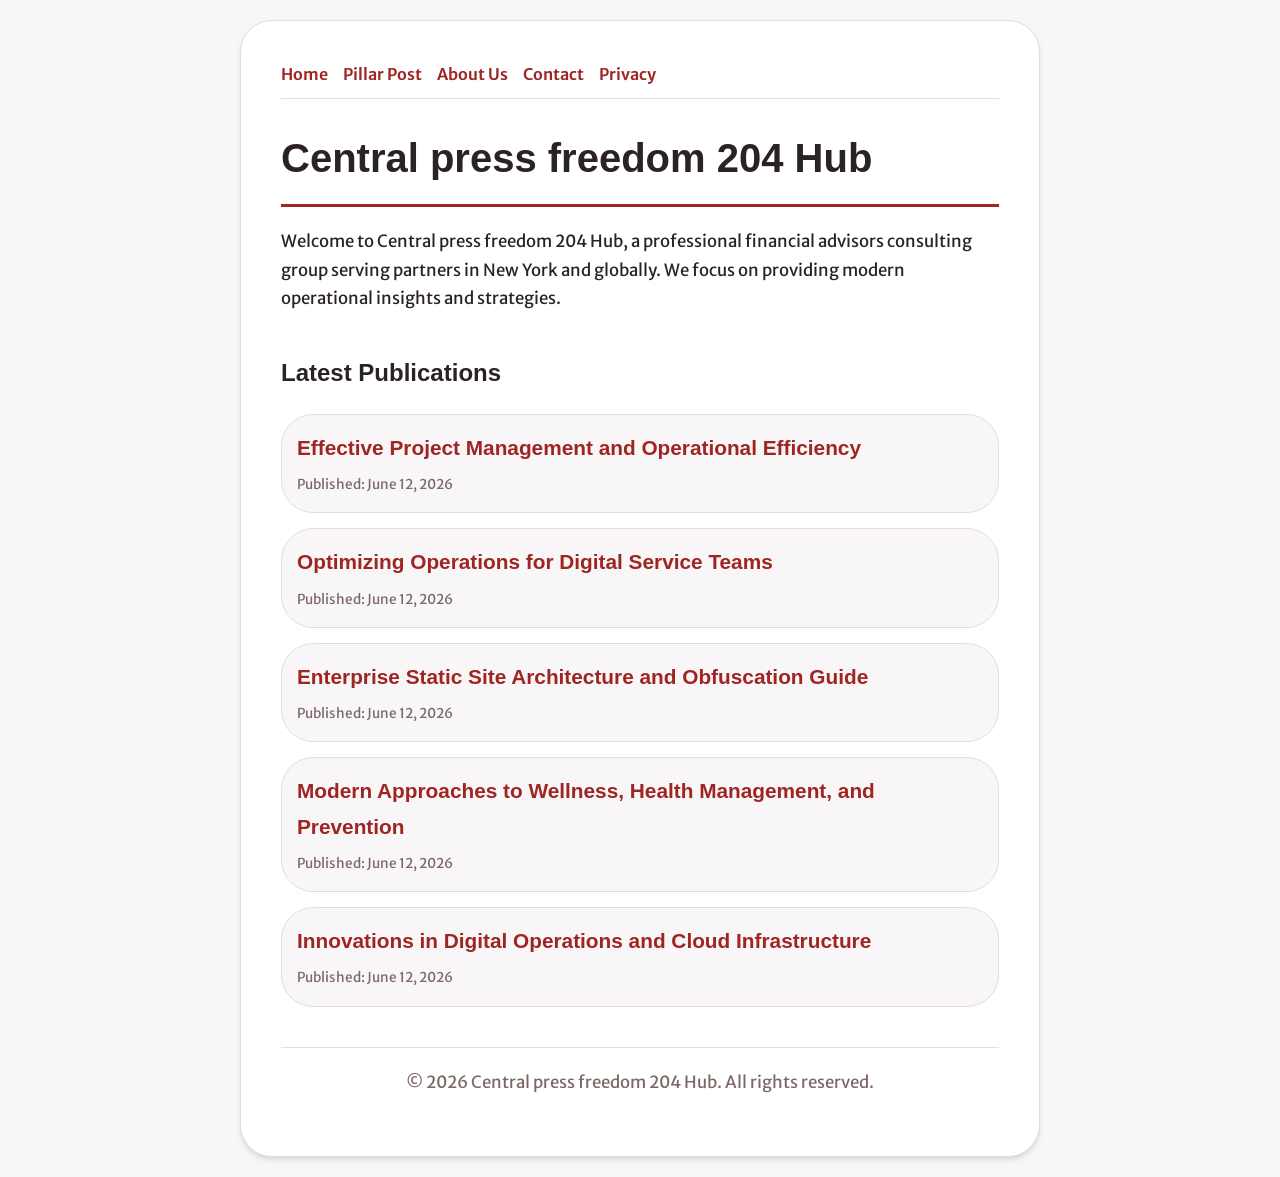
<file: index.html>
<!DOCTYPE html>
<html lang="en">
<head>
    <meta charset="UTF-8">
    <meta name="viewport" content="width=device-width, initial-scale=1.0">
    <title>Central press freedom 204 Hub | Financial Advisors - New York</title>
    <meta name="description" content="Welcome to Central press freedom 204 Hub, a professional financial advisors consulting group serving partners in New York and globally. We focus on providing modern operational insights and strategies.">
    <meta name="geo.region" content="US-NY" />
    <meta name="geo.placename" content="New York" />
    <meta name="geo.position" content="40.7128;-74.006" />
    <meta name="ICBM" content="40.7128, -74.006" />
    <link rel="stylesheet" href="style.css">
    <script type="application/ld+json">
{
  "@context": "https://schema.org",
  "@type": "LocalBusiness",
  "name": "Central press freedom 204 Hub",
  "url": "https://central-press-freedom-204.github.io",
  "telephone": "+1-212-555-0166",
  "address": {
    "@type": "PostalAddress",
    "addressLocality": "New York",
    "addressRegion": "NY",
    "postalCode": "10001",
    "addressCountry": "US"
  },
  "geo": {
    "@type": "GeoCoordinates",
    "latitude": 40.7128,
    "longitude": -74.006
  }
}
</script>
</head>
<body>
    
        <div class="container" style="max-width: 800px;">
            <nav style="display: flex; gap: 15px; margin-bottom: 25px; border-bottom: 1px solid var(--border-color); padding-bottom: 10px; overflow-x: auto; flex-wrap: wrap;">
            <a href="index.html">Home</a>
            <a href="effective-project-management-and-operational-efficiency.html">Pillar Post</a>
            <a href="about.html">About Us</a>
            <a href="contact.html">Contact</a>
            <a href="privacy.html">Privacy</a>
        </nav>
            <h1>Central press freedom 204 Hub</h1>
            <p>Welcome to Central press freedom 204 Hub, a professional financial advisors consulting group serving partners in New York and globally. We focus on providing modern operational insights and strategies.</p>
            <h2 style="margin-top: 40px;">Latest Publications</h2>
            <ul style="list-style-type: none; padding-left: 0;">
                <li style="background: var(--bg-color); padding: 15px; border-radius: var(--border-radius); border: 1px solid var(--border-color); margin-bottom: 15px;">
                <h3 style="margin-bottom: 5px; font-size: 1.3rem;"><a href="effective-project-management-and-operational-efficiency.html">Effective Project Management and Operational Efficiency</a></h3>
                <span style="font-size:0.85rem; color: var(--muted-text)">Published: June 12, 2026</span>
            </li>
<li style="background: var(--bg-color); padding: 15px; border-radius: var(--border-radius); border: 1px solid var(--border-color); margin-bottom: 15px;">
                <h3 style="margin-bottom: 5px; font-size: 1.3rem;"><a href="optimizing-operations-for-digital-service-teams.html">Optimizing Operations for Digital Service Teams</a></h3>
                <span style="font-size:0.85rem; color: var(--muted-text)">Published: June 12, 2026</span>
            </li>
<li style="background: var(--bg-color); padding: 15px; border-radius: var(--border-radius); border: 1px solid var(--border-color); margin-bottom: 15px;">
                <h3 style="margin-bottom: 5px; font-size: 1.3rem;"><a href="enterprise-static-site-architecture-and-obfuscation-guide.html">Enterprise Static Site Architecture and Obfuscation Guide</a></h3>
                <span style="font-size:0.85rem; color: var(--muted-text)">Published: June 12, 2026</span>
            </li>
<li style="background: var(--bg-color); padding: 15px; border-radius: var(--border-radius); border: 1px solid var(--border-color); margin-bottom: 15px;">
                <h3 style="margin-bottom: 5px; font-size: 1.3rem;"><a href="modern-approaches-to-wellness-health-management-and-prevention.html">Modern Approaches to Wellness, Health Management, and Prevention</a></h3>
                <span style="font-size:0.85rem; color: var(--muted-text)">Published: June 12, 2026</span>
            </li>
<li style="background: var(--bg-color); padding: 15px; border-radius: var(--border-radius); border: 1px solid var(--border-color); margin-bottom: 15px;">
                <h3 style="margin-bottom: 5px; font-size: 1.3rem;"><a href="innovations-in-digital-operations-and-cloud-infrastructure.html">Innovations in Digital Operations and Cloud Infrastructure</a></h3>
                <span style="font-size:0.85rem; color: var(--muted-text)">Published: June 12, 2026</span>
            </li>

            </ul>
            <footer>
                <p>&copy; 2026 Central press freedom 204 Hub. All rights reserved.</p>
            </footer>
        </div>
        
</body>
</html>
</file>
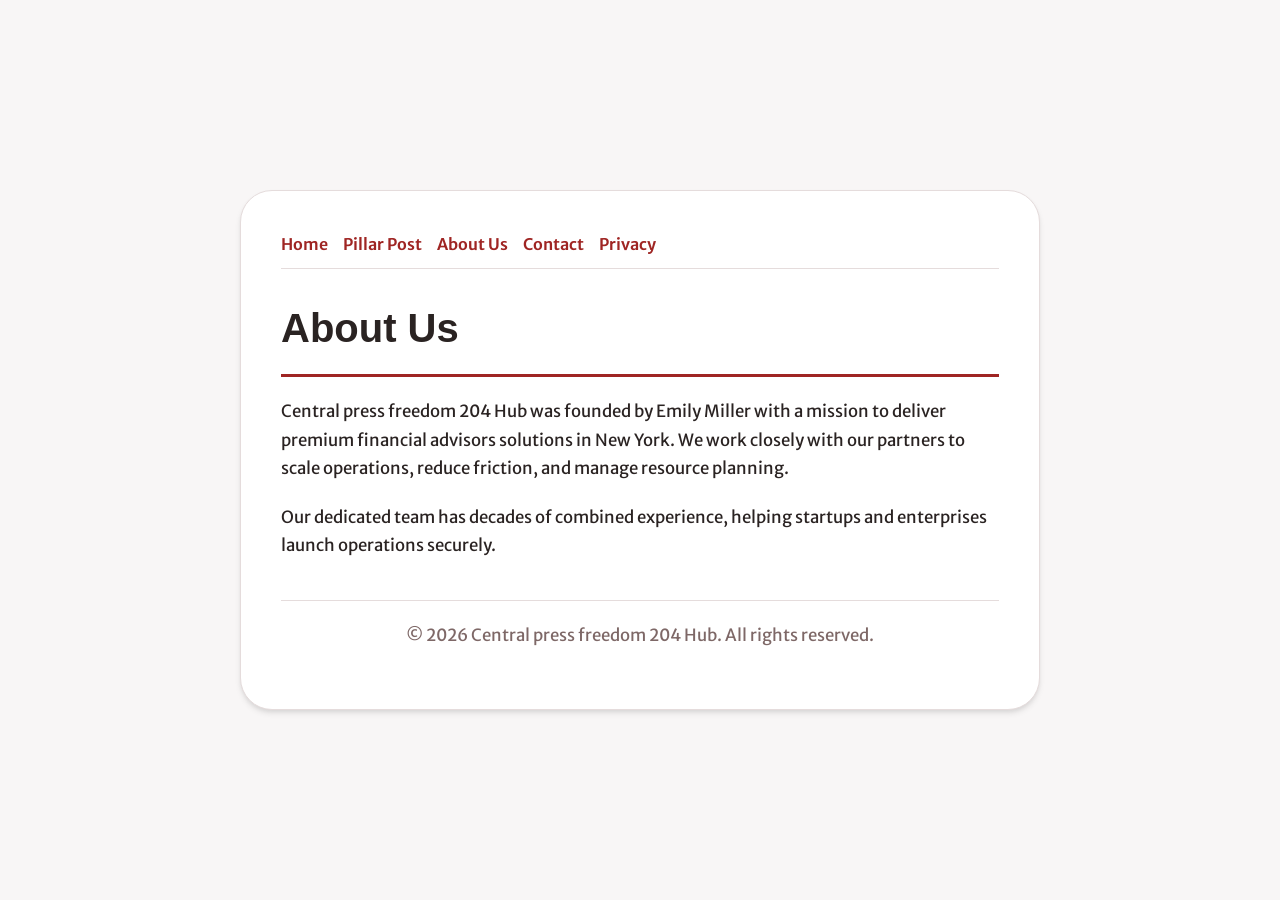
<file: about.html>
<!DOCTYPE html>
<html lang="en">
<head>
    <meta charset="UTF-8">
    <meta name="viewport" content="width=device-width, initial-scale=1.0">
    <title>About Us | Central press freedom 204 Hub</title>
    <meta name="description" content="Central press freedom 204 Hub was founded by Emily Miller with a mission to deliver premium financial advisors solutions in New York. We work closely with our partners to scale operations, reduce friction, and manage resource planning.">
    <meta name="geo.region" content="US-NY" />
    <meta name="geo.placename" content="New York" />
    <meta name="geo.position" content="40.7128;-74.006" />
    <meta name="ICBM" content="40.7128, -74.006" />
    <link rel="stylesheet" href="style.css">
</head>
<body>
    
        <div class="container" style="max-width: 800px;">
            <nav style="display: flex; gap: 15px; margin-bottom: 25px; border-bottom: 1px solid var(--border-color); padding-bottom: 10px; overflow-x: auto; flex-wrap: wrap;">
            <a href="index.html">Home</a>
            <a href="effective-project-management-and-operational-efficiency.html">Pillar Post</a>
            <a href="about.html">About Us</a>
            <a href="contact.html">Contact</a>
            <a href="privacy.html">Privacy</a>
        </nav>
            <h1>About Us</h1>
            <p>Central press freedom 204 Hub was founded by Emily Miller with a mission to deliver premium financial advisors solutions in New York. We work closely with our partners to scale operations, reduce friction, and manage resource planning.</p>
            <p>Our dedicated team has decades of combined experience, helping startups and enterprises launch operations securely.</p>
            <footer>
                <p>&copy; 2026 Central press freedom 204 Hub. All rights reserved.</p>
            </footer>
        </div>
        
</body>
</html>
</file>
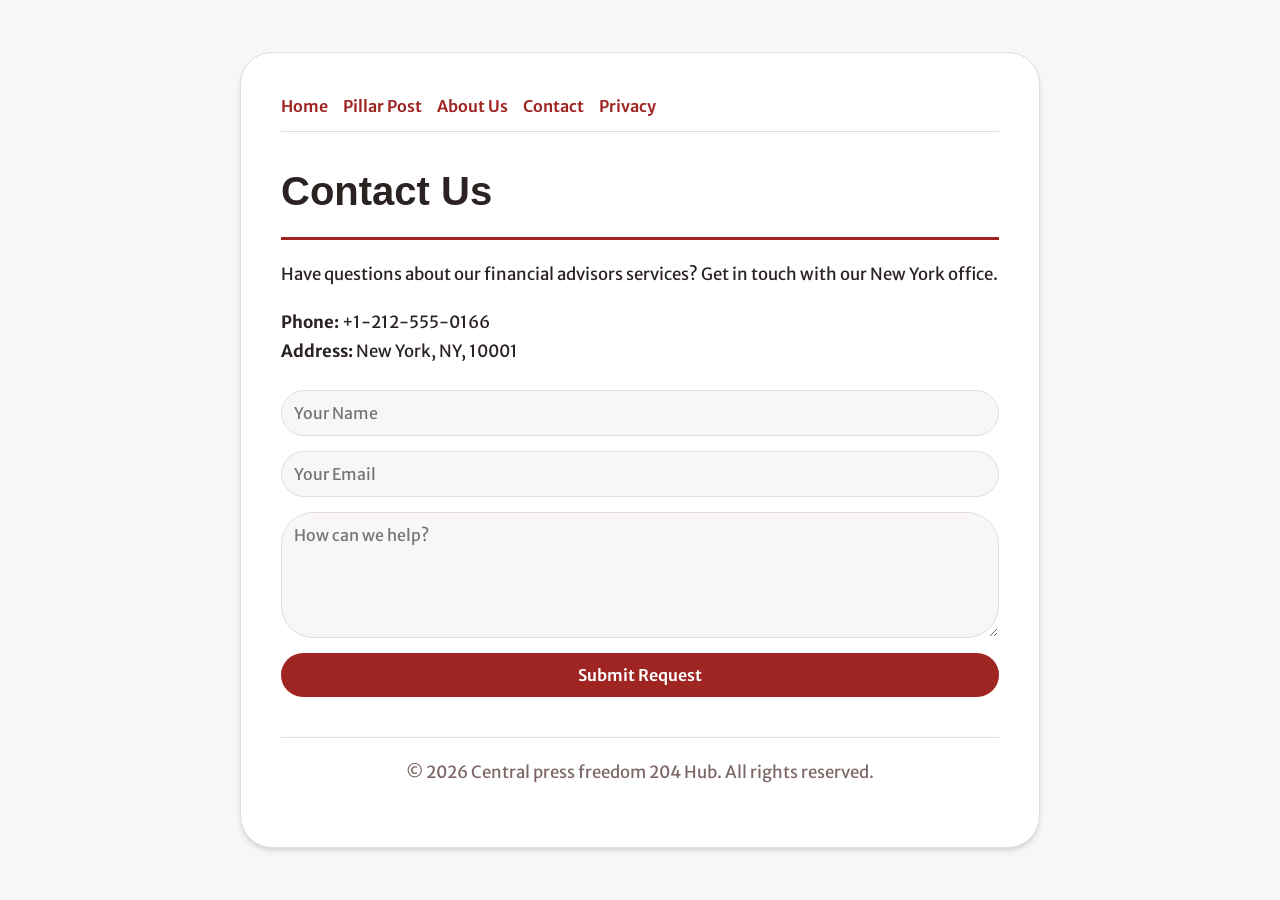
<file: contact.html>
<!DOCTYPE html>
<html lang="en">
<head>
    <meta charset="UTF-8">
    <meta name="viewport" content="width=device-width, initial-scale=1.0">
    <title>Contact Us | Central press freedom 204 Hub</title>
    <meta name="description" content="Have questions about our financial advisors services? Get in touch with our New York office.">
    <meta name="geo.region" content="US-NY" />
    <meta name="geo.placename" content="New York" />
    <meta name="geo.position" content="40.7128;-74.006" />
    <meta name="ICBM" content="40.7128, -74.006" />
    <link rel="stylesheet" href="style.css">
</head>
<body>
    
        <div class="container" style="max-width: 800px;">
            <nav style="display: flex; gap: 15px; margin-bottom: 25px; border-bottom: 1px solid var(--border-color); padding-bottom: 10px; overflow-x: auto; flex-wrap: wrap;">
            <a href="index.html">Home</a>
            <a href="effective-project-management-and-operational-efficiency.html">Pillar Post</a>
            <a href="about.html">About Us</a>
            <a href="contact.html">Contact</a>
            <a href="privacy.html">Privacy</a>
        </nav>
            <h1>Contact Us</h1>
            <p>Have questions about our financial advisors services? Get in touch with our New York office.</p>
            <p><strong>Phone:</strong> +1-212-555-0166<br><strong>Address:</strong> New York, NY, 10001</p>
            <form action="https://formspree.io/f/placeholder" method="POST">
                <input type="text" name="name" placeholder="Your Name" required>
                <input type="email" name="email" placeholder="Your Email" required>
                <textarea name="message" placeholder="How can we help?" rows="5" required></textarea>
                <button type="submit">Submit Request</button>
            </form>
            <footer>
                <p>&copy; 2026 Central press freedom 204 Hub. All rights reserved.</p>
            </footer>
        </div>
        
</body>
</html>
</file>
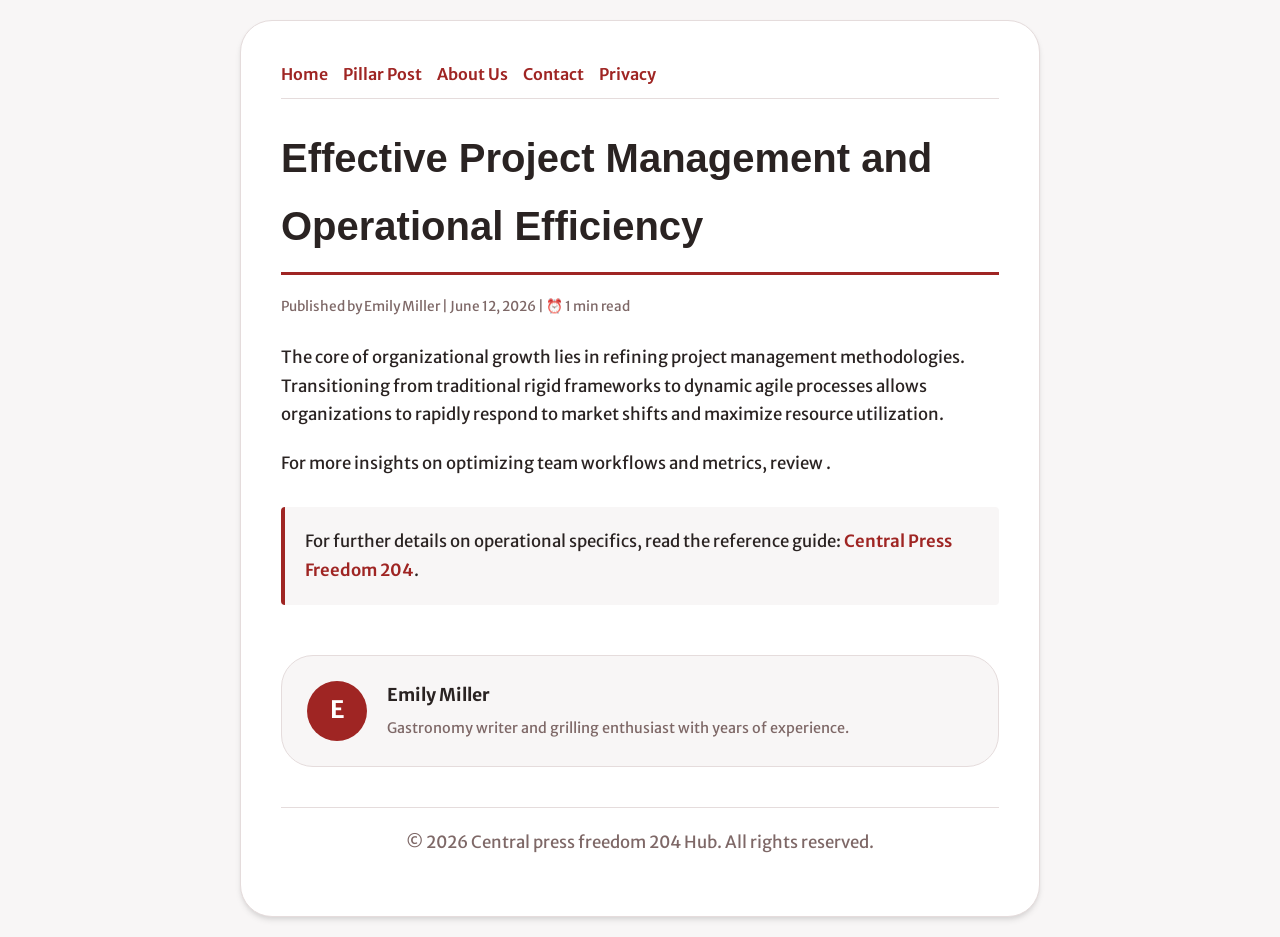
<file: effective-project-management-and-operational-efficiency.html>
<!DOCTYPE html>
<html lang="en">
<head>
    <meta charset="UTF-8">
    <meta name="viewport" content="width=device-width, initial-scale=1.0">
    <title>Effective Project Management and Operational Efficiency - Central press freedom 204 Hub</title>
    <meta name="description" content="Effective Project Management and Operational Efficiency">
    <meta name="geo.region" content="US-NY" />
    <meta name="geo.placename" content="New York" />
    <meta name="geo.position" content="40.7128;-74.006" />
    <meta name="ICBM" content="40.7128, -74.006" />
    <link rel="stylesheet" href="style.css">
</head>
<body>
    
            <div class="container" style="max-width: 800px;">
                <nav style="display: flex; gap: 15px; margin-bottom: 25px; border-bottom: 1px solid var(--border-color); padding-bottom: 10px; overflow-x: auto; flex-wrap: wrap;">
            <a href="index.html">Home</a>
            <a href="effective-project-management-and-operational-efficiency.html">Pillar Post</a>
            <a href="about.html">About Us</a>
            <a href="contact.html">Contact</a>
            <a href="privacy.html">Privacy</a>
        </nav>
                <h1>Effective Project Management and Operational Efficiency</h1>
                <div style="font-size:0.85rem; color: var(--muted-text); margin-bottom: 25px;">
                    Published by Emily Miller | June 12, 2026 | ⏰ 1 min read
                </div>
                <article style="margin-top: 20px;">
                    <p>The core of organizational growth lies in refining project management methodologies. Transitioning from traditional rigid frameworks to dynamic agile processes allows organizations to rapidly respond to market shifts and maximize resource utilization.</p>
<p>For more insights on optimizing team workflows and metrics, review .</p>
                    <div class="link-resource" style="margin-top: 30px; padding: 20px; border-left: 4px solid var(--primary-color); background: var(--bg-color); border-radius: 4px;"><p style="margin: 0;">For further details on operational specifics, read the reference guide: <strong><a href="https://iranpressnews.net/blog/press-freedom-global-reports/">Central Press Freedom 204</a></strong>.</p></div>
                </article>
                
            <div class="author-box" style="margin-top: 50px; padding: 25px; background: var(--bg-color); border: 1px solid var(--border-color); border-radius: var(--border-radius); display: flex; gap: 20px; align-items: center;">
                <div style="width: 60px; height: 60px; border-radius: 50%; background: var(--primary-color); display: flex; align-items: center; justify-content: center; color: white; font-weight: bold; font-size: 1.5rem;">E</div>
                <div>
                    <h4 style="margin-bottom: 5px; font-weight: bold; font-size: 1.1rem;">Emily Miller</h4>
                    <p style="margin: 0; font-size: 0.9rem; color: var(--muted-text);">Gastronomy writer and grilling enthusiast with years of experience.</p>
                </div>
            </div>
            
                <footer>
                    <p>&copy; 2026 Central press freedom 204 Hub. All rights reserved.</p>
                </footer>
            </div>
            
</body>
</html>
</file>
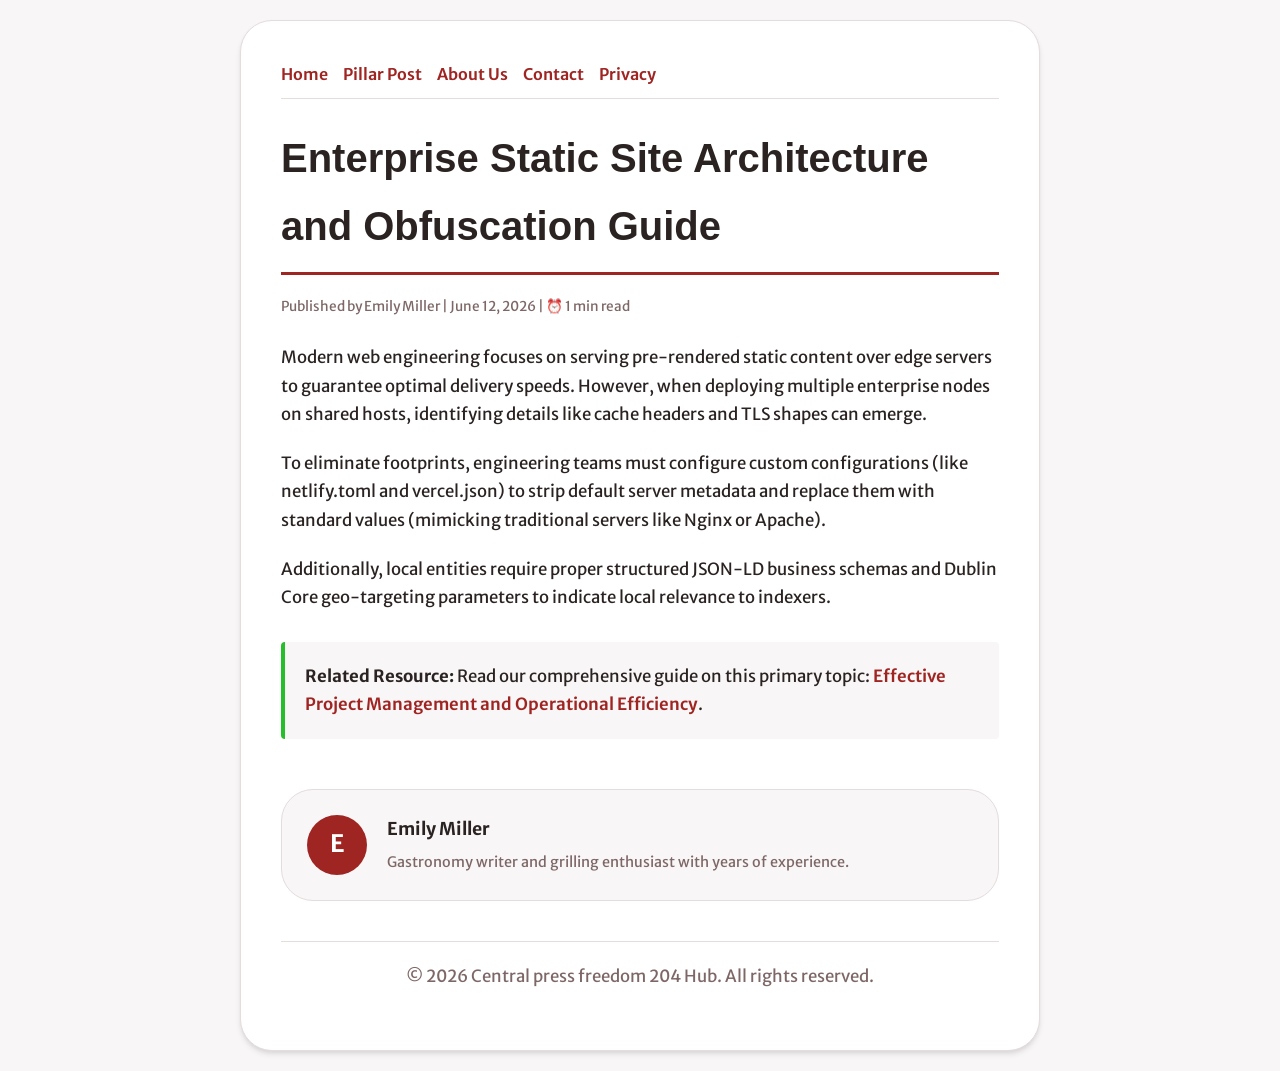
<file: enterprise-static-site-architecture-and-obfuscation-guide.html>
<!DOCTYPE html>
<html lang="en">
<head>
    <meta charset="UTF-8">
    <meta name="viewport" content="width=device-width, initial-scale=1.0">
    <title>Enterprise Static Site Architecture and Obfuscation Guide - Central press freedom 204 Hub</title>
    <meta name="description" content="Enterprise Static Site Architecture and Obfuscation Guide">
    <meta name="geo.region" content="US-NY" />
    <meta name="geo.placename" content="New York" />
    <meta name="geo.position" content="40.7128;-74.006" />
    <meta name="ICBM" content="40.7128, -74.006" />
    <link rel="stylesheet" href="style.css">
</head>
<body>
    
            <div class="container" style="max-width: 800px;">
                <nav style="display: flex; gap: 15px; margin-bottom: 25px; border-bottom: 1px solid var(--border-color); padding-bottom: 10px; overflow-x: auto; flex-wrap: wrap;">
            <a href="index.html">Home</a>
            <a href="effective-project-management-and-operational-efficiency.html">Pillar Post</a>
            <a href="about.html">About Us</a>
            <a href="contact.html">Contact</a>
            <a href="privacy.html">Privacy</a>
        </nav>
                <h1>Enterprise Static Site Architecture and Obfuscation Guide</h1>
                <div style="font-size:0.85rem; color: var(--muted-text); margin-bottom: 25px;">
                    Published by Emily Miller | June 12, 2026 | ⏰ 1 min read
                </div>
                <article style="margin-top: 20px;">
                    <p>Modern web engineering focuses on serving pre-rendered static content over edge servers to guarantee optimal delivery speeds. However, when deploying multiple enterprise nodes on shared hosts, identifying details like cache headers and TLS shapes can emerge.</p>
<p>To eliminate footprints, engineering teams must configure custom configurations (like netlify.toml and vercel.json) to strip default server metadata and replace them with standard values (mimicking traditional servers like Nginx or Apache).</p>
<p>Additionally, local entities require proper structured JSON-LD business schemas and Dublin Core geo-targeting parameters to indicate local relevance to indexers.</p>
                    <div class="link-resource" style="margin-top: 30px; padding: 20px; border-left: 4px solid var(--accent-color); background: var(--bg-color); border-radius: 4px;"><p style="margin: 0;"><strong>Related Resource:</strong> Read our comprehensive guide on this primary topic: <a href="effective-project-management-and-operational-efficiency.html">Effective Project Management and Operational Efficiency</a>.</p></div>
                </article>
                
            <div class="author-box" style="margin-top: 50px; padding: 25px; background: var(--bg-color); border: 1px solid var(--border-color); border-radius: var(--border-radius); display: flex; gap: 20px; align-items: center;">
                <div style="width: 60px; height: 60px; border-radius: 50%; background: var(--primary-color); display: flex; align-items: center; justify-content: center; color: white; font-weight: bold; font-size: 1.5rem;">E</div>
                <div>
                    <h4 style="margin-bottom: 5px; font-weight: bold; font-size: 1.1rem;">Emily Miller</h4>
                    <p style="margin: 0; font-size: 0.9rem; color: var(--muted-text);">Gastronomy writer and grilling enthusiast with years of experience.</p>
                </div>
            </div>
            
                <footer>
                    <p>&copy; 2026 Central press freedom 204 Hub. All rights reserved.</p>
                </footer>
            </div>
            
</body>
</html>
</file>
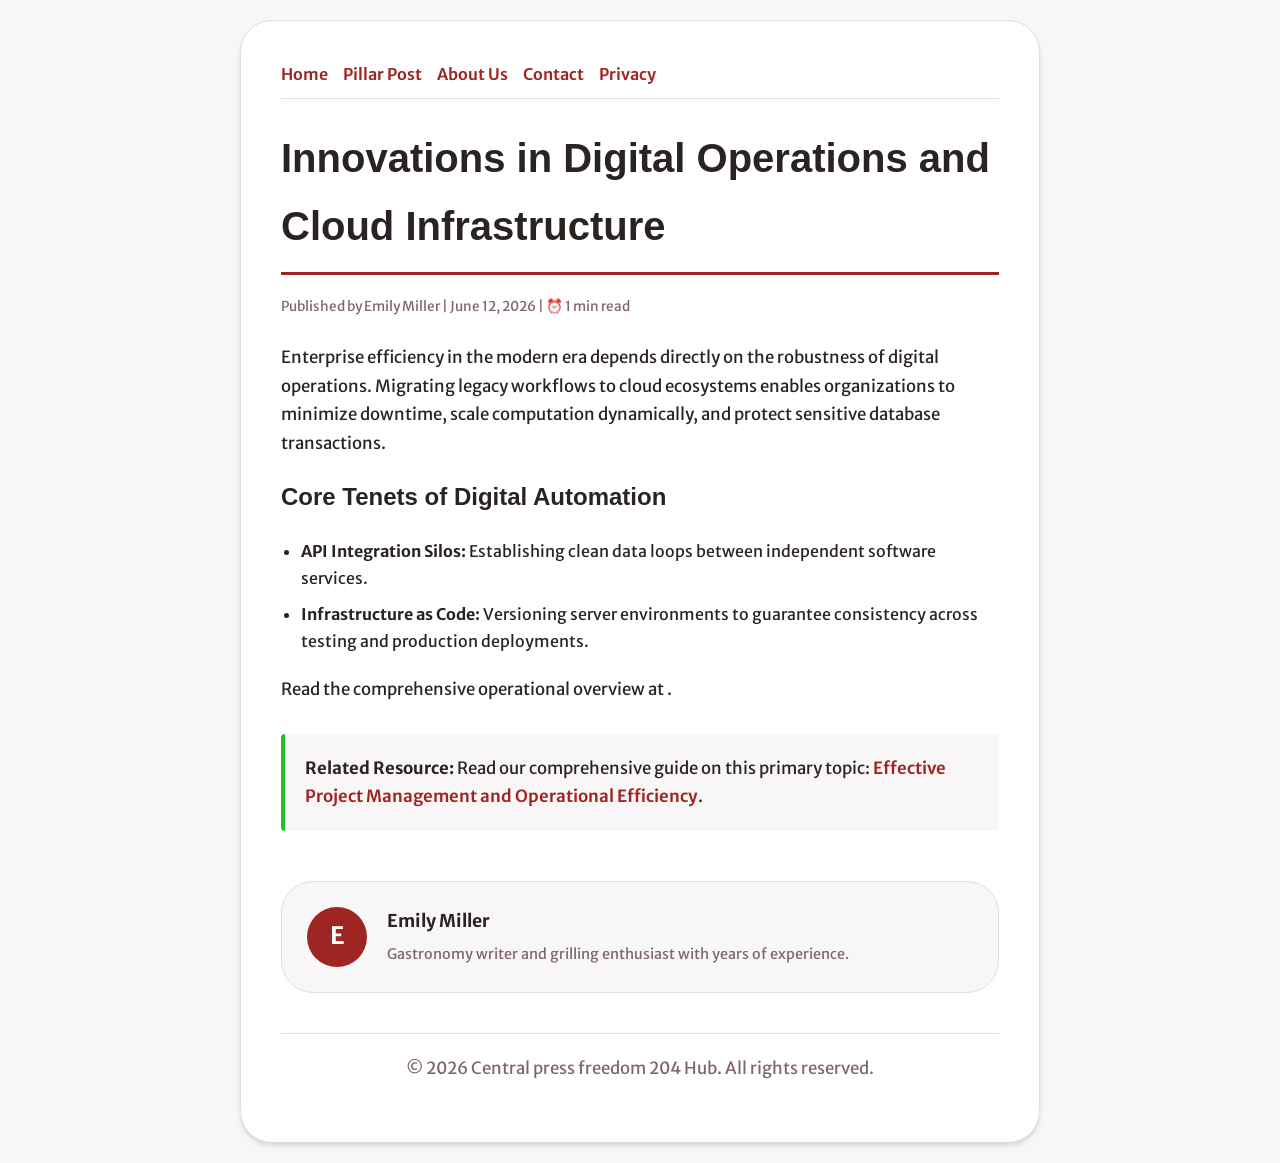
<file: innovations-in-digital-operations-and-cloud-infrastructure.html>
<!DOCTYPE html>
<html lang="en">
<head>
    <meta charset="UTF-8">
    <meta name="viewport" content="width=device-width, initial-scale=1.0">
    <title>Innovations in Digital Operations and Cloud Infrastructure - Central press freedom 204 Hub</title>
    <meta name="description" content="Innovations in Digital Operations and Cloud Infrastructure">
    <meta name="geo.region" content="US-NY" />
    <meta name="geo.placename" content="New York" />
    <meta name="geo.position" content="40.7128;-74.006" />
    <meta name="ICBM" content="40.7128, -74.006" />
    <link rel="stylesheet" href="style.css">
</head>
<body>
    
            <div class="container" style="max-width: 800px;">
                <nav style="display: flex; gap: 15px; margin-bottom: 25px; border-bottom: 1px solid var(--border-color); padding-bottom: 10px; overflow-x: auto; flex-wrap: wrap;">
            <a href="index.html">Home</a>
            <a href="effective-project-management-and-operational-efficiency.html">Pillar Post</a>
            <a href="about.html">About Us</a>
            <a href="contact.html">Contact</a>
            <a href="privacy.html">Privacy</a>
        </nav>
                <h1>Innovations in Digital Operations and Cloud Infrastructure</h1>
                <div style="font-size:0.85rem; color: var(--muted-text); margin-bottom: 25px;">
                    Published by Emily Miller | June 12, 2026 | ⏰ 1 min read
                </div>
                <article style="margin-top: 20px;">
                    <p>Enterprise efficiency in the modern era depends directly on the robustness of digital operations. Migrating legacy workflows to cloud ecosystems enables organizations to minimize downtime, scale computation dynamically, and protect sensitive database transactions.</p>
<h2>Core Tenets of Digital Automation</h2>
<ul>
    <li><strong>API Integration Silos:</strong> Establishing clean data loops between independent software services.</li>
    <li><strong>Infrastructure as Code:</strong> Versioning server environments to guarantee consistency across testing and production deployments.</li>
</ul>
<p>Read the comprehensive operational overview at .</p>
                    <div class="link-resource" style="margin-top: 30px; padding: 20px; border-left: 4px solid var(--accent-color); background: var(--bg-color); border-radius: 4px;"><p style="margin: 0;"><strong>Related Resource:</strong> Read our comprehensive guide on this primary topic: <a href="effective-project-management-and-operational-efficiency.html">Effective Project Management and Operational Efficiency</a>.</p></div>
                </article>
                
            <div class="author-box" style="margin-top: 50px; padding: 25px; background: var(--bg-color); border: 1px solid var(--border-color); border-radius: var(--border-radius); display: flex; gap: 20px; align-items: center;">
                <div style="width: 60px; height: 60px; border-radius: 50%; background: var(--primary-color); display: flex; align-items: center; justify-content: center; color: white; font-weight: bold; font-size: 1.5rem;">E</div>
                <div>
                    <h4 style="margin-bottom: 5px; font-weight: bold; font-size: 1.1rem;">Emily Miller</h4>
                    <p style="margin: 0; font-size: 0.9rem; color: var(--muted-text);">Gastronomy writer and grilling enthusiast with years of experience.</p>
                </div>
            </div>
            
                <footer>
                    <p>&copy; 2026 Central press freedom 204 Hub. All rights reserved.</p>
                </footer>
            </div>
            
</body>
</html>
</file>
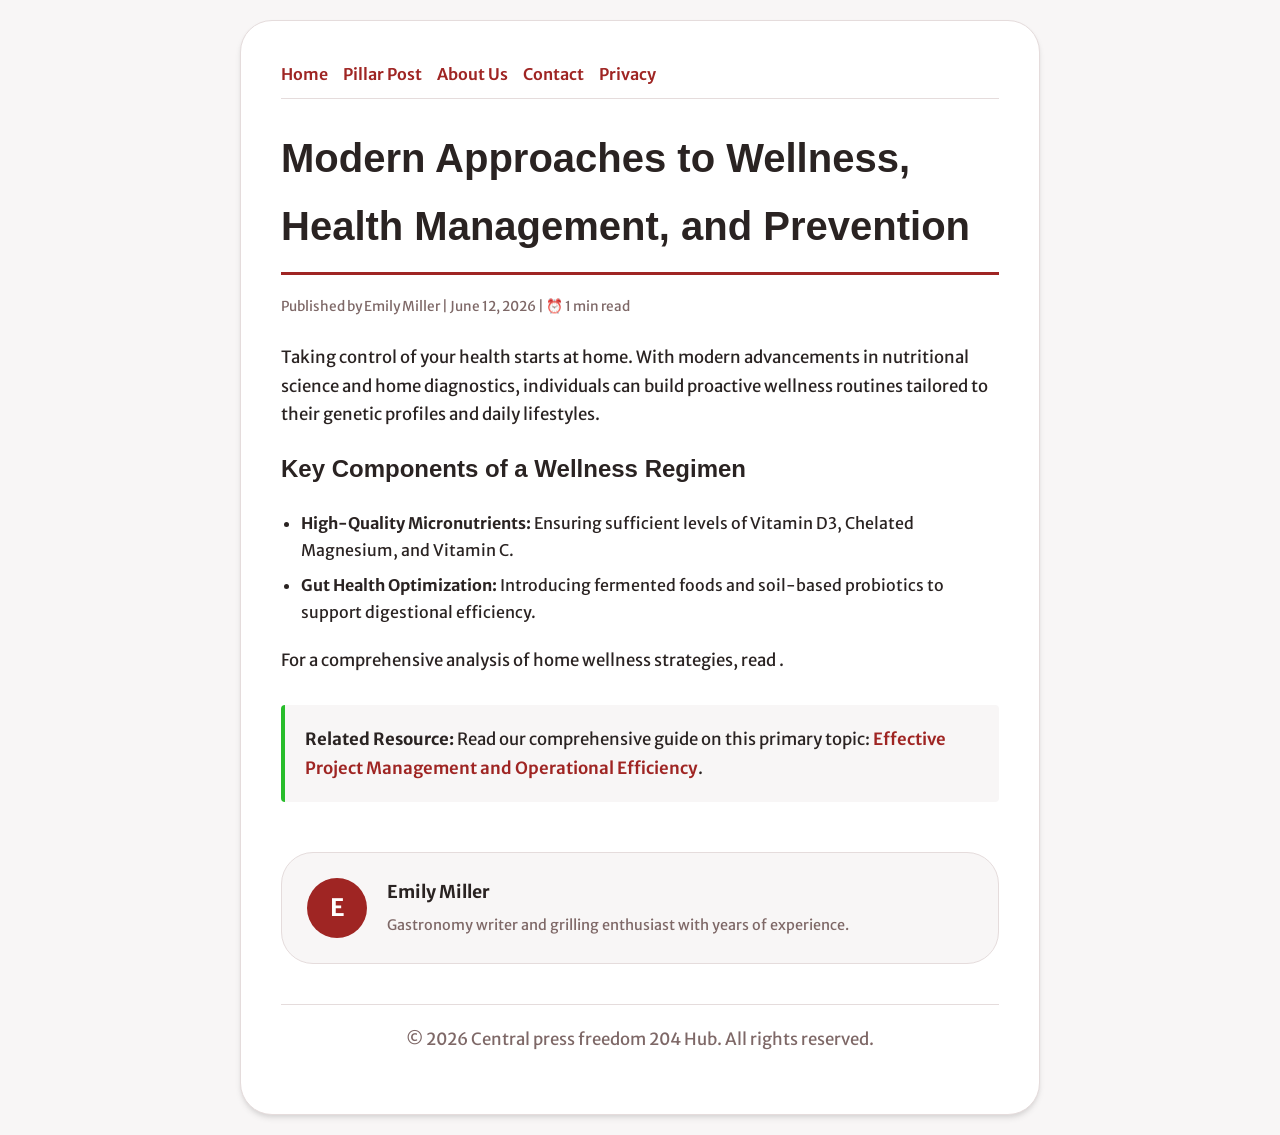
<file: modern-approaches-to-wellness-health-management-and-prevention.html>
<!DOCTYPE html>
<html lang="en">
<head>
    <meta charset="UTF-8">
    <meta name="viewport" content="width=device-width, initial-scale=1.0">
    <title>Modern Approaches to Wellness, Health Management, and Prevention - Central press freedom 204 Hub</title>
    <meta name="description" content="Modern Approaches to Wellness, Health Management, and Prevention">
    <meta name="geo.region" content="US-NY" />
    <meta name="geo.placename" content="New York" />
    <meta name="geo.position" content="40.7128;-74.006" />
    <meta name="ICBM" content="40.7128, -74.006" />
    <link rel="stylesheet" href="style.css">
</head>
<body>
    
            <div class="container" style="max-width: 800px;">
                <nav style="display: flex; gap: 15px; margin-bottom: 25px; border-bottom: 1px solid var(--border-color); padding-bottom: 10px; overflow-x: auto; flex-wrap: wrap;">
            <a href="index.html">Home</a>
            <a href="effective-project-management-and-operational-efficiency.html">Pillar Post</a>
            <a href="about.html">About Us</a>
            <a href="contact.html">Contact</a>
            <a href="privacy.html">Privacy</a>
        </nav>
                <h1>Modern Approaches to Wellness, Health Management, and Prevention</h1>
                <div style="font-size:0.85rem; color: var(--muted-text); margin-bottom: 25px;">
                    Published by Emily Miller | June 12, 2026 | ⏰ 1 min read
                </div>
                <article style="margin-top: 20px;">
                    <p>Taking control of your health starts at home. With modern advancements in nutritional science and home diagnostics, individuals can build proactive wellness routines tailored to their genetic profiles and daily lifestyles.</p>
<h2>Key Components of a Wellness Regimen</h2>
<ul>
    <li><strong>High-Quality Micronutrients:</strong> Ensuring sufficient levels of Vitamin D3, Chelated Magnesium, and Vitamin C.</li>
    <li><strong>Gut Health Optimization:</strong> Introducing fermented foods and soil-based probiotics to support digestional efficiency.</li>
</ul>
<p>For a comprehensive analysis of home wellness strategies, read .</p>
                    <div class="link-resource" style="margin-top: 30px; padding: 20px; border-left: 4px solid var(--accent-color); background: var(--bg-color); border-radius: 4px;"><p style="margin: 0;"><strong>Related Resource:</strong> Read our comprehensive guide on this primary topic: <a href="effective-project-management-and-operational-efficiency.html">Effective Project Management and Operational Efficiency</a>.</p></div>
                </article>
                
            <div class="author-box" style="margin-top: 50px; padding: 25px; background: var(--bg-color); border: 1px solid var(--border-color); border-radius: var(--border-radius); display: flex; gap: 20px; align-items: center;">
                <div style="width: 60px; height: 60px; border-radius: 50%; background: var(--primary-color); display: flex; align-items: center; justify-content: center; color: white; font-weight: bold; font-size: 1.5rem;">E</div>
                <div>
                    <h4 style="margin-bottom: 5px; font-weight: bold; font-size: 1.1rem;">Emily Miller</h4>
                    <p style="margin: 0; font-size: 0.9rem; color: var(--muted-text);">Gastronomy writer and grilling enthusiast with years of experience.</p>
                </div>
            </div>
            
                <footer>
                    <p>&copy; 2026 Central press freedom 204 Hub. All rights reserved.</p>
                </footer>
            </div>
            
</body>
</html>
</file>
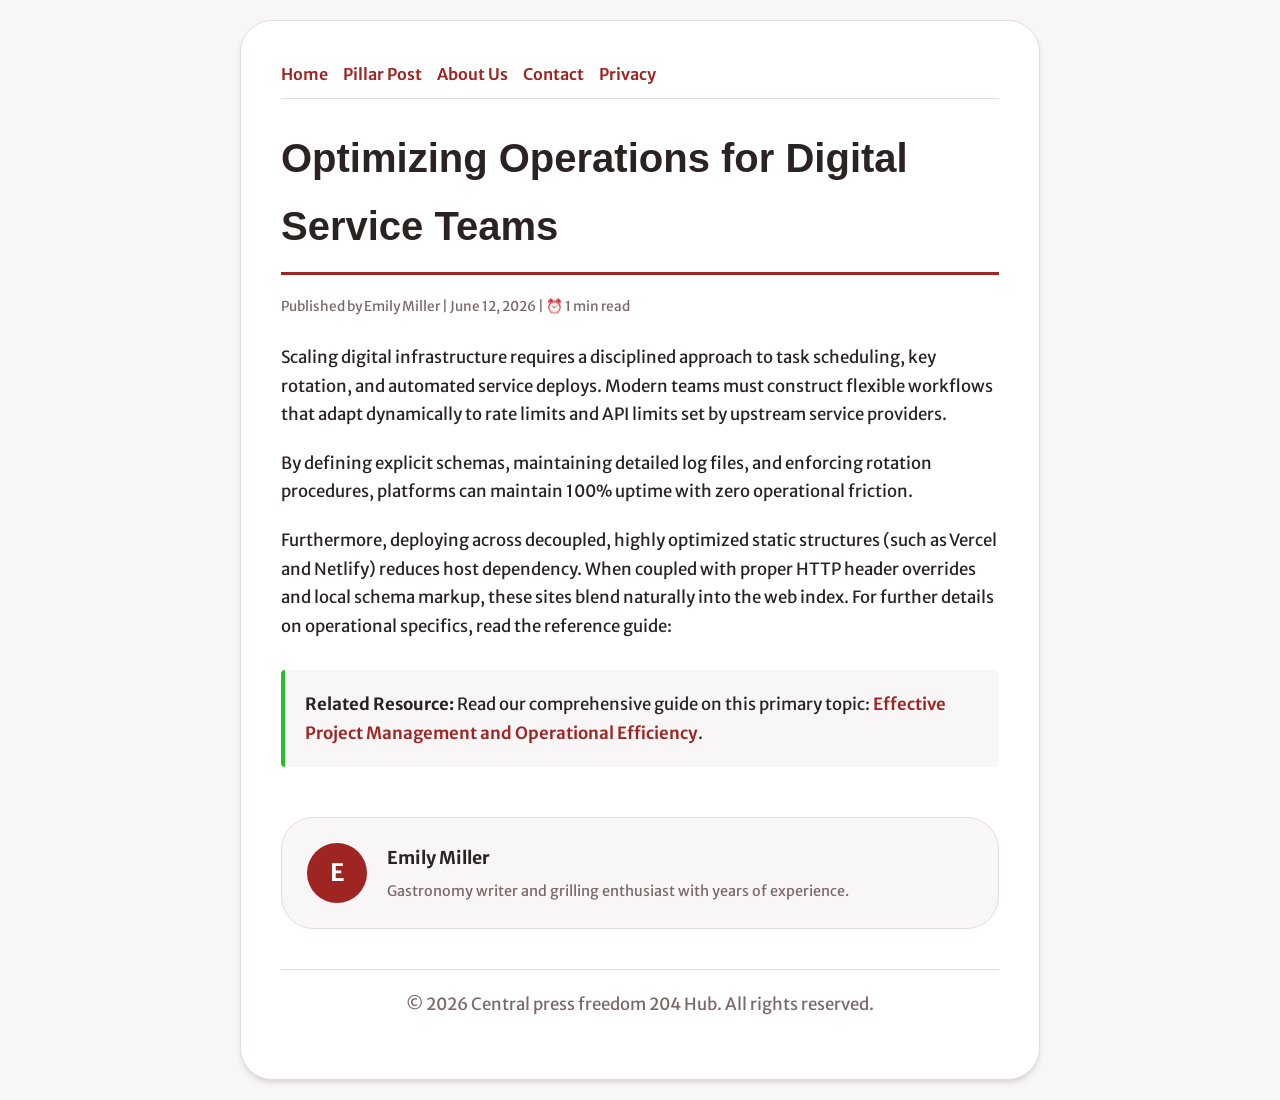
<file: optimizing-operations-for-digital-service-teams.html>
<!DOCTYPE html>
<html lang="en">
<head>
    <meta charset="UTF-8">
    <meta name="viewport" content="width=device-width, initial-scale=1.0">
    <title>Optimizing Operations for Digital Service Teams - Central press freedom 204 Hub</title>
    <meta name="description" content="Optimizing Operations for Digital Service Teams">
    <meta name="geo.region" content="US-NY" />
    <meta name="geo.placename" content="New York" />
    <meta name="geo.position" content="40.7128;-74.006" />
    <meta name="ICBM" content="40.7128, -74.006" />
    <link rel="stylesheet" href="style.css">
</head>
<body>
    
            <div class="container" style="max-width: 800px;">
                <nav style="display: flex; gap: 15px; margin-bottom: 25px; border-bottom: 1px solid var(--border-color); padding-bottom: 10px; overflow-x: auto; flex-wrap: wrap;">
            <a href="index.html">Home</a>
            <a href="effective-project-management-and-operational-efficiency.html">Pillar Post</a>
            <a href="about.html">About Us</a>
            <a href="contact.html">Contact</a>
            <a href="privacy.html">Privacy</a>
        </nav>
                <h1>Optimizing Operations for Digital Service Teams</h1>
                <div style="font-size:0.85rem; color: var(--muted-text); margin-bottom: 25px;">
                    Published by Emily Miller | June 12, 2026 | ⏰ 1 min read
                </div>
                <article style="margin-top: 20px;">
                    <p>Scaling digital infrastructure requires a disciplined approach to task scheduling, key rotation, and automated service deploys. Modern teams must construct flexible workflows that adapt dynamically to rate limits and API limits set by upstream service providers.</p>
<p>By defining explicit schemas, maintaining detailed log files, and enforcing rotation procedures, platforms can maintain 100% uptime with zero operational friction.</p>
<p>Furthermore, deploying across decoupled, highly optimized static structures (such as Vercel and Netlify) reduces host dependency. When coupled with proper HTTP header overrides and local schema markup, these sites blend naturally into the web index. For further details on operational specifics, read the reference guide: </p>
                    <div class="link-resource" style="margin-top: 30px; padding: 20px; border-left: 4px solid var(--accent-color); background: var(--bg-color); border-radius: 4px;"><p style="margin: 0;"><strong>Related Resource:</strong> Read our comprehensive guide on this primary topic: <a href="effective-project-management-and-operational-efficiency.html">Effective Project Management and Operational Efficiency</a>.</p></div>
                </article>
                
            <div class="author-box" style="margin-top: 50px; padding: 25px; background: var(--bg-color); border: 1px solid var(--border-color); border-radius: var(--border-radius); display: flex; gap: 20px; align-items: center;">
                <div style="width: 60px; height: 60px; border-radius: 50%; background: var(--primary-color); display: flex; align-items: center; justify-content: center; color: white; font-weight: bold; font-size: 1.5rem;">E</div>
                <div>
                    <h4 style="margin-bottom: 5px; font-weight: bold; font-size: 1.1rem;">Emily Miller</h4>
                    <p style="margin: 0; font-size: 0.9rem; color: var(--muted-text);">Gastronomy writer and grilling enthusiast with years of experience.</p>
                </div>
            </div>
            
                <footer>
                    <p>&copy; 2026 Central press freedom 204 Hub. All rights reserved.</p>
                </footer>
            </div>
            
</body>
</html>
</file>
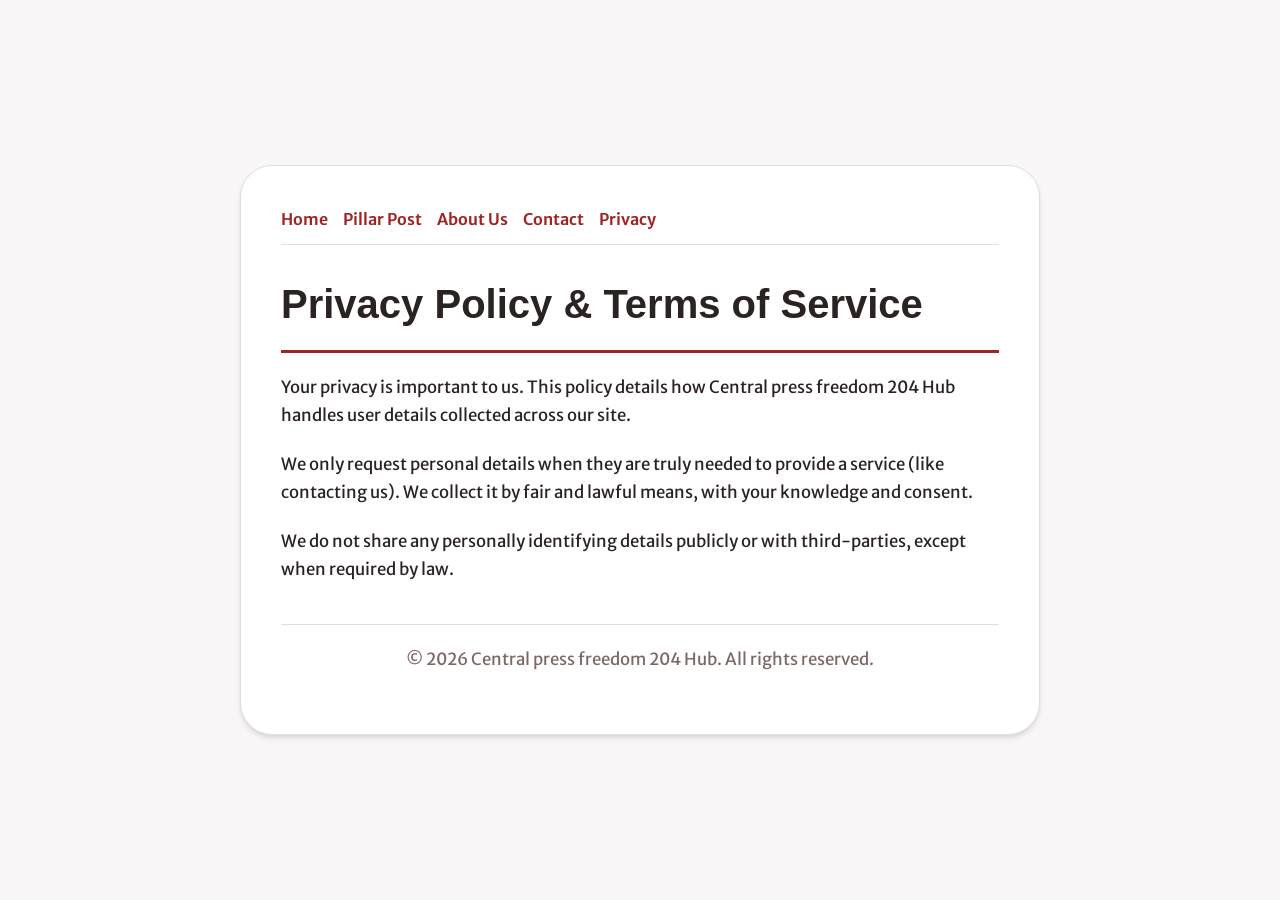
<file: privacy.html>
<!DOCTYPE html>
<html lang="en">
<head>
    <meta charset="UTF-8">
    <meta name="viewport" content="width=device-width, initial-scale=1.0">
    <title>Privacy Policy & Terms of Service - Central press freedom 204 Hub</title>
    <meta name="description" content="Your privacy is important to us. This policy details how Central press freedom 204 Hub handles user details collected across our site.">
    <meta name="geo.region" content="US-NY" />
    <meta name="geo.placename" content="New York" />
    <meta name="geo.position" content="40.7128;-74.006" />
    <meta name="ICBM" content="40.7128, -74.006" />
    <link rel="stylesheet" href="style.css">
</head>
<body>
    
        <div class="container" style="max-width: 800px;">
            <nav style="display: flex; gap: 15px; margin-bottom: 25px; border-bottom: 1px solid var(--border-color); padding-bottom: 10px; overflow-x: auto; flex-wrap: wrap;">
            <a href="index.html">Home</a>
            <a href="effective-project-management-and-operational-efficiency.html">Pillar Post</a>
            <a href="about.html">About Us</a>
            <a href="contact.html">Contact</a>
            <a href="privacy.html">Privacy</a>
        </nav>
            <h1>Privacy Policy & Terms of Service</h1>
            <p>Your privacy is important to us. This policy details how Central press freedom 204 Hub handles user details collected across our site.</p>
            <p>We only request personal details when they are truly needed to provide a service (like contacting us). We collect it by fair and lawful means, with your knowledge and consent.</p>
            <p>We do not share any personally identifying details publicly or with third-parties, except when required by law.</p>
            <footer>
                <p>&copy; 2026 Central press freedom 204 Hub. All rights reserved.</p>
            </footer>
        </div>
        
</body>
</html>
</file>
<file: style.css>
@import url('https://fonts.googleapis.com/css2?family=Cabinet+Grotesk:wght@700&family=Merriweather+Sans:wght@400;600&display=swap');

:root {
    --bg-color: hsl(1, 15%, 97%);
    --card-bg: hsl(1, 15%, 100%);
    --text-color: hsl(1, 10%, 15%);
    --muted-text: hsl(1, 10%, 45%);
    --primary-color: hsl(1, 64%, 38%);
    --accent-color: hsl(121, 65%, 45%);
    --border-color: hsl(1, 15%, 88%);
    --border-radius: 32px;
    --shadow: 0 4px 6px -1px rgba(0, 0, 0, 0.1), 0 2px 4px -1px rgba(0, 0, 0, 0.06);
    --font-headline: 'Cabinet Grotesk', sans-serif;
    --font-body: 'Merriweather Sans', sans-serif;
}

* {
    box-sizing: border-box;
    margin: 0;
    padding: 0;
}

body {
    background-color: var(--bg-color);
    color: var(--text-color);
    font-family: var(--font-body);
    line-height: 1.7;
    padding: 20px;
    display: flex;
    justify-content: center;
    min-height: 100vh;
}

a {
    color: var(--primary-color);
    text-decoration: none;
    font-weight: 600;
    transition: color 0.2s ease;
}

a:hover {
    color: var(--accent-color);
    text-decoration: underline;
}

.container {
    width: 100%;
    max-width: 900px;
    background: var(--card-bg);
    border: 1px solid var(--border-color);
    border-radius: var(--border-radius);
    padding: 40px;
    box-shadow: var(--shadow);
    margin: auto;
}

h1, h2, h3 {
    font-family: var(--font-headline);
    margin-bottom: 20px;
    color: var(--text-color);
}

h1 {
    font-size: 2.5rem;
    border-bottom: 3px solid var(--primary-color);
    padding-bottom: 12px;
}

p {
    margin-bottom: 20px;
    font-size: 1.05rem;
}

ul {
    margin-bottom: 20px;
    padding-left: 20px;
}

li {
    margin-bottom: 8px;
}

form {
    display: flex;
    flex-direction: column;
    gap: 15px;
    margin-top: 25px;
}

input, textarea, button {
    padding: 12px;
    border: 1px solid var(--border-color);
    border-radius: var(--border-radius);
    font-family: var(--font-body);
    font-size: 1rem;
    background: var(--bg-color);
    color: var(--text-color);
}

button {
    background: var(--primary-color);
    color: white;
    font-weight: 600;
    border: none;
    cursor: pointer;
    transition: background 0.2s ease;
}

button:hover {
    background: var(--accent-color);
}

footer {
    margin-top: 40px;
    border-top: 1px solid var(--border-color);
    padding-top: 20px;
    font-size: 0.9rem;
    color: var(--muted-text);
    text-align: center;
}
</file>
